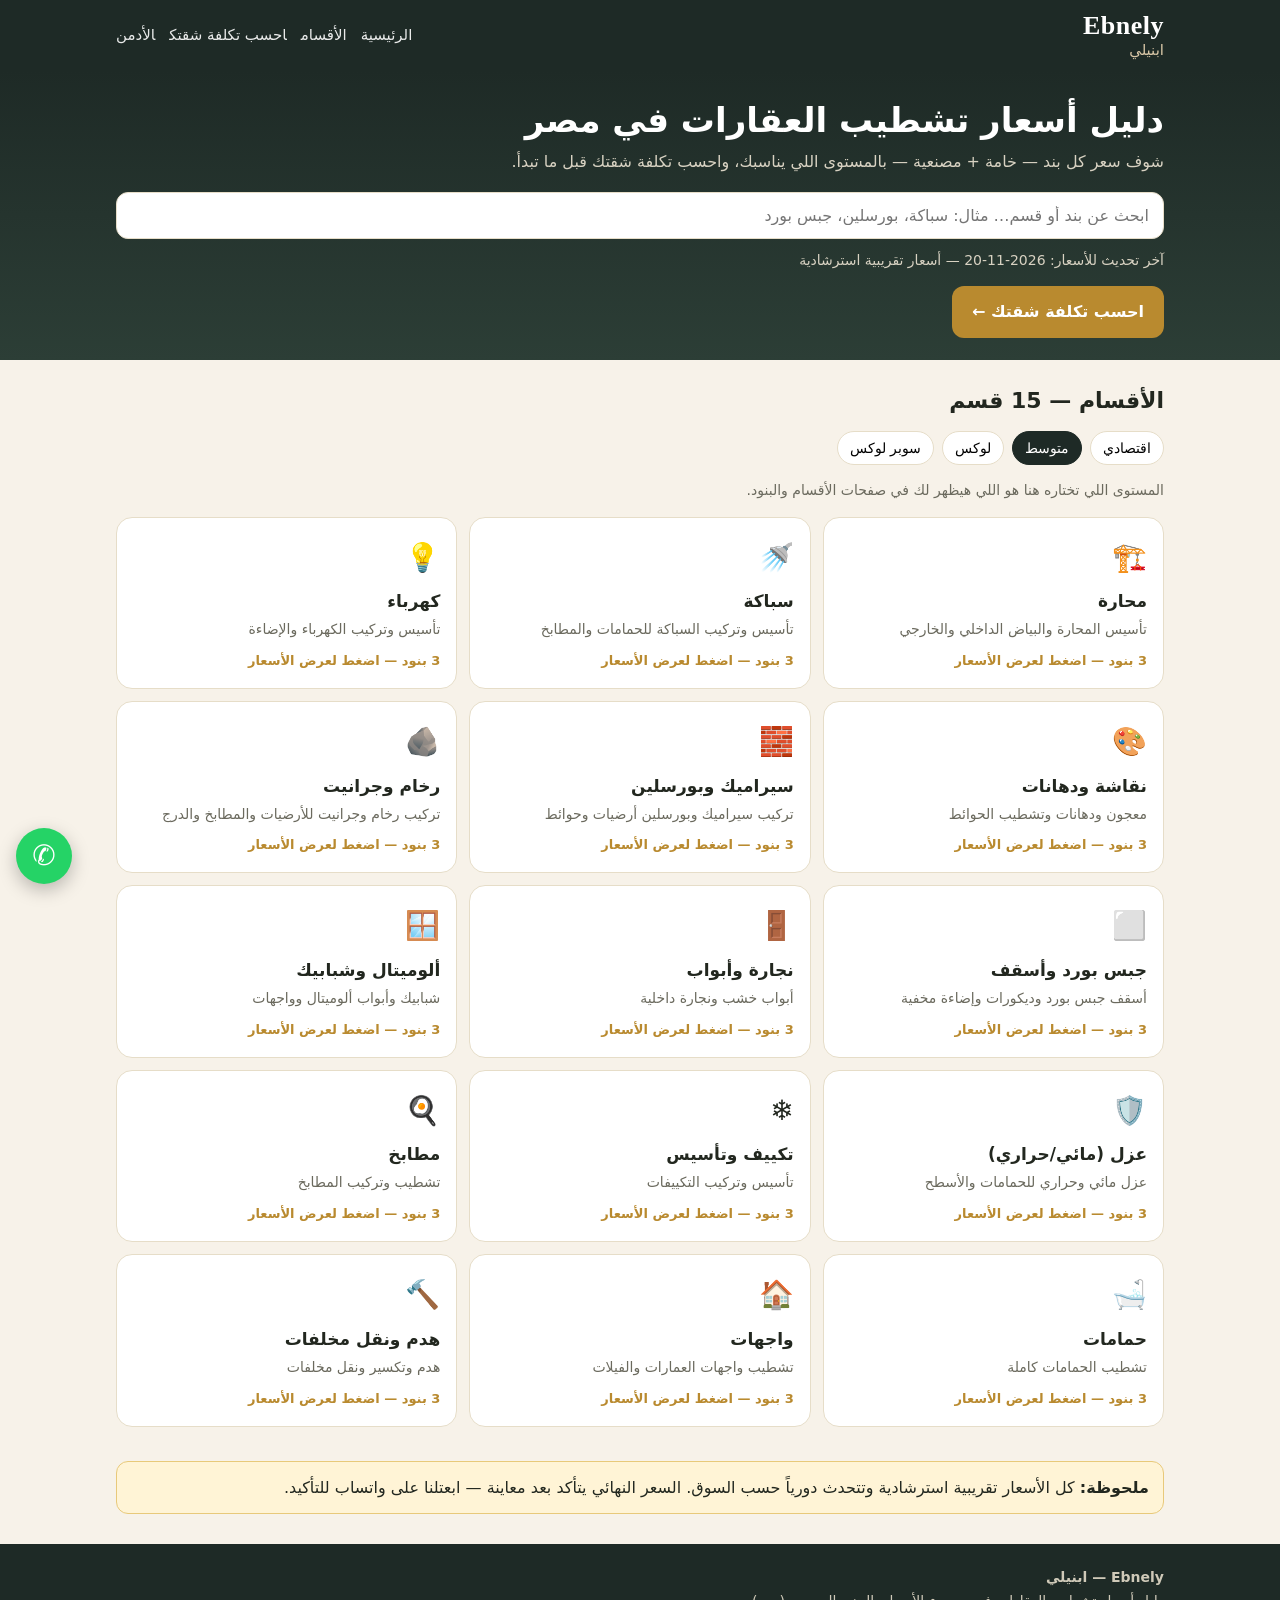
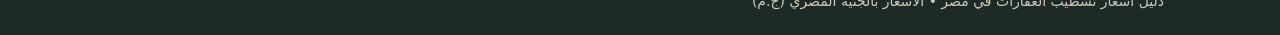
<file: index.html>
<!DOCTYPE html>
<html lang="ar" dir="rtl">
<head>
<meta charset="UTF-8">
<meta name="viewport" content="width=device-width, initial-scale=1">
<title>Ebnely | ابنيلي — دليل أسعار تشطيب العقارات في مصر</title>
<meta name="description" content="دليل أسعار تشطيب العقارات في مصر — محارة، سباكة، كهرباء، نقاشة، سيراميك، رخام، جبس بورد وأكتر. احسب تكلفة تشطيب شقتك.">
<link rel="manifest" href="manifest.json">
<meta name="theme-color" content="#1E2A26">
<link rel="stylesheet" href="css/style.css">
</head>
<body>
<header class="site"><div class="wrap">
  <a class="logo" href="index.html"><b>Ebnely</b><span>ابنيلي</span></a>
  <nav><a href="index.html">الرئيسية</a><a href="#cats">الأقسام</a><a href="calculator.html">احسب تكلفة شقتك</a><a href="admin.html">الأدمن</a></nav>
</div></header>

<section class="hero"><div class="container">
  <h1>دليل أسعار تشطيب العقارات في مصر</h1>
  <p>شوف سعر كل بند — خامة + مصنعية — بالمستوى اللي يناسبك، واحسب تكلفة شقتك قبل ما تبدأ.</p>
  <div class="search"><input id="q" type="search" placeholder="ابحث عن بند أو قسم… مثال: سباكة، بورسلين، جبس بورد"></div>
  <p class="muted" style="color:#D8D2C2;margin-top:10px" id="updatedAt"></p>
  <div style="margin-top:14px"><a class="btn" href="calculator.html">احسب تكلفة شقتك ←</a></div>
</div></section>

<main class="container">
  <section class="section">
    <h2>الأقسام — 15 قسم</h2>
    <div class="levels">
      <button data-level="economy">اقتصادي</button>
      <button data-level="medium" class="active">متوسط</button>
      <button data-level="lux">لوكس</button>
      <button data-level="super_lux">سوبر لوكس</button>
    </div>
    <p class="muted">المستوى اللي تختاره هنا هو اللي هيظهر لك في صفحات الأقسام والبنود.</p>
    <div id="cats" class="grid"></div>
  </section>
  <div class="notice"><b>ملحوظة:</b> كل الأسعار تقريبية استرشادية وتتحدث دورياً حسب السوق. السعر النهائي يتأكد بعد معاينة — ابعتلنا على واتساب للتأكيد.</div>
</main>

<a id="waFloat" class="whatsapp-float" href="#" target="_blank" aria-label="واتساب">✆</a>
<footer><div class="container"><b>Ebnely — ابنيلي</b><br>دليل أسعار تشطيب العقارات في مصر • الأسعار بالجنيه المصري (ج.م)</div></footer>
<script src="js/config.js"></script>
<script src="js/data.js"></script>
<script src="js/app.js"></script>
<script>if("serviceWorker" in navigator){navigator.serviceWorker.register("sw.js").catch(()=>{});}</script>
</body>
</html>
</file>
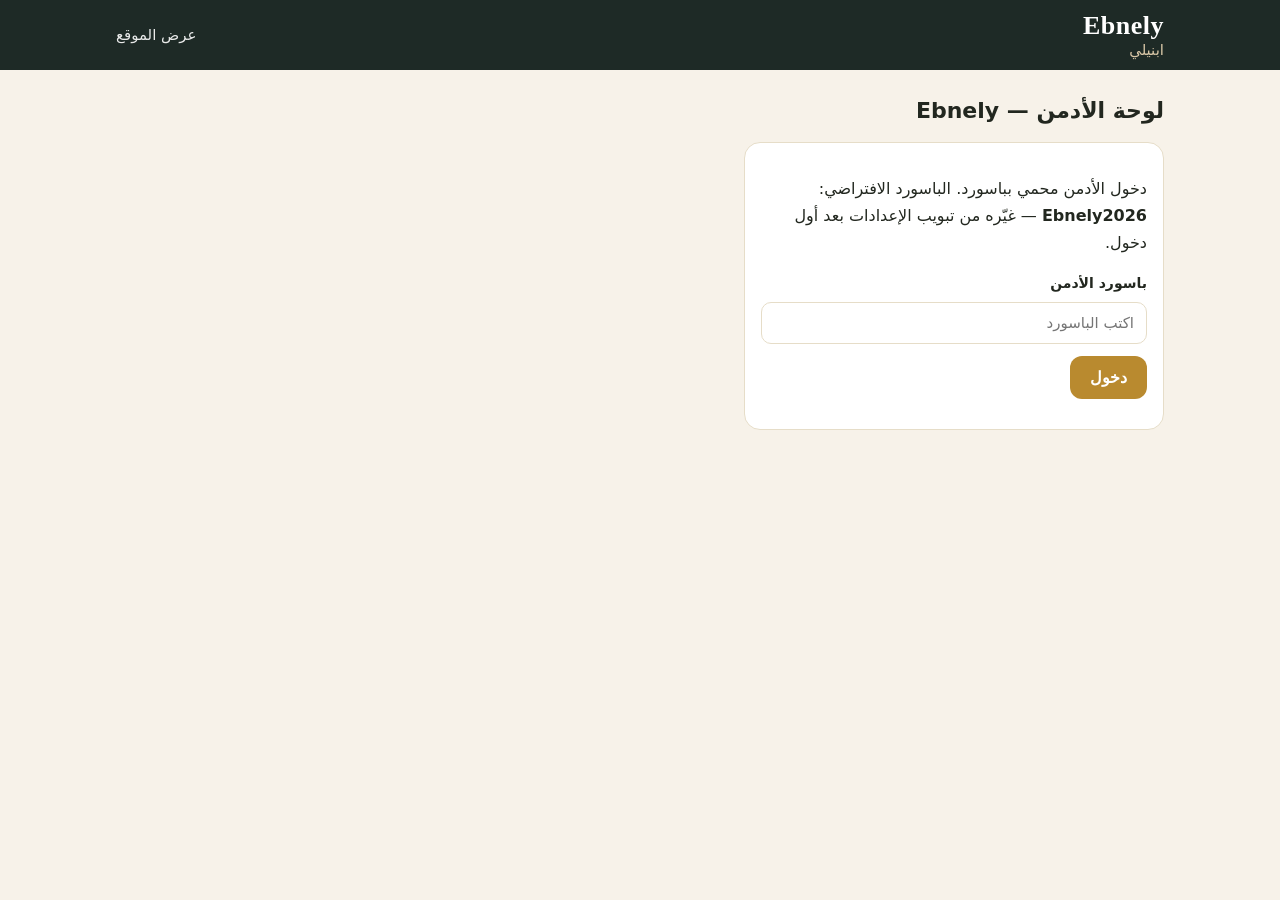
<file: admin.html>
<!DOCTYPE html>
<html lang="ar" dir="rtl">
<head>
<meta charset="UTF-8"><meta name="viewport" content="width=device-width, initial-scale=1">
<title>لوحة الأدمن — Ebnely | ابنيلي</title>
<link rel="stylesheet" href="css/style.css">
</head>
<body>
<header class="site"><div class="wrap">
  <a class="logo" href="index.html"><b>Ebnely</b><span>ابنيلي</span></a>
  <nav><a href="index.html">عرض الموقع</a></nav>
</div></header>
<main class="container"><section class="section">
  <h2>لوحة الأدمن — Ebnely</h2>

  <div id="loginBox" class="card" style="max-width:420px">
    <p>دخول الأدمن محمي بباسورد. الباسورد الافتراضي: <b>Ebnely2026</b> — غيّره من تبويب الإعدادات بعد أول دخول.</p>
    <label>باسورد الأدمن</label>
    <input id="pw" type="password" placeholder="اكتب الباسورد">
    <div style="margin-top:12px"><button class="btn" onclick="doLogin()">دخول</button></div>
    <p class="muted" id="loginErr" style="color:var(--red)"></p>
  </div>

  <div id="panel" class="hidden">
    <div class="admin-bar card"><b>أهلاً يا أدمن ✅</b> — أي تعديل بتعمله بيتحفظ في جهازك فوراً. عشان يظهر لكل الزوار دوس زرار النشر — هيرفع الأسعار على GitHub والموقع هيتحدث لوحده خلال دقيقة تقريباً.
      <div style="display:flex;gap:8px;flex-wrap:wrap;margin-top:10px">
        <button class="btn" id="publishBtn" onclick="publishAll()">☁️ انشر التعديلات للكل</button>
        <button class="btn small dark" onclick="doLogout()">خروج</button>
      </div>
      <p id="saveStatus" class="muted" style="margin:8px 0 0">لسه مفيش تعديلات في الجلسة دي.</p>
    </div>
    <div class="tabs">
      <button data-tab="items" class="active" onclick="showTab('items')">البنود والأسعار</button>
      <button data-tab="categories" onclick="showTab('categories')">الأقسام</button>
      <button data-tab="bulk" onclick="showTab('bulk')">تعديل أسعار بالجملة</button>
      <button data-tab="settings" onclick="showTab('settings')">الإعدادات</button>
      <button data-tab="requests" onclick="showTab('requests')">الطلبات</button>
    </div>

    <div id="tab-items">
      <div class="row"><div><label>القسم</label><select id="fCat"></select></div>
      <div><label>ابحث في البنود</label><input id="fQ" placeholder="مثال: بورسلين"></div></div>
      <div id="itemsList" style="margin-top:14px"></div>
      <div class="card" style="margin-top:14px"><h3 style="margin-top:0">إضافة خدمة / بند جديد</h3>
        <p class="muted">اختار القسم من فوق، اكتب اسم الخدمة وسعرها، واضغط إضافة — هتظهر فوراً في صفحة القسم للعملاء.</p>
        <div class="row"><div><label>اسم البند</label><input id="nName"></div>
        <div><label>وحدة القياس</label><select id="nUnit"><option>م²</option><option>م.ط</option><option>نقطة</option><option>قطعة</option><option>مقطوعية</option></select></div></div>
        <label>وصف قصير</label><input id="nDesc">
        <label>سعر اقتصادي إجمالي (من – إلى)</label>
        <div class="row"><div><input id="nMin" type="number" placeholder="من"></div><div><input id="nMax" type="number" placeholder="إلى"></div></div>
        <div style="margin-top:12px"><button class="btn" onclick="addItem()">إضافة البند</button></div>
        <p class="muted">باقي المستويات (متوسط/لوكس/سوبر لوكس) بتتحسب تلقائياً ×1.45 / ×2.1 / ×2.9 — وتقدر تعدّلها بعد كده من جدول البند.</p>
      </div>
    </div>

    <div id="tab-categories" class="hidden">
      <div class="card"><h3 style="margin-top:0">الأقسام — إضافة / حذف</h3>
        <div id="catsList"></div>
        <hr>
        <h3>إضافة قسم جديد</h3>
        <div class="row"><div><label>اسم القسم</label><input id="cName" placeholder="مثال: ستائر وديكور"></div>
        <div><label>أيقونة (إيموجي)</label><input id="cIcon" placeholder="مثال: 🪟"></div></div>
        <label>وصف قصير</label><input id="cDesc" placeholder="مثال: تركيب ستائر وديكورات">
        <p class="muted">صورة القسم بتترفع من موبايلك بعد الإضافة — من قائمة الأقسام فوق، مفيش لينكات.</p>
        <div style="margin-top:12px"><button class="btn" onclick="addCategory()">إضافة القسم</button></div>
        <p class="muted">بعد ما تضيف القسم، روح تبويب "البنود والأسعار" واختاره من قائمة الأقسام وضيف خدماته.</p>
      </div>
    </div>

    <div id="tab-bulk" class="hidden">
      <div class="card"><h3 style="margin-top:0">تعديل أسعار كتير مرة واحدة</h3>
        <label>القسم</label><select id="bCat"></select>
        <label>النسبة % — مثال: 10 يعني زوّد 10%، و -5 يعني قلّل 5%</label>
        <input id="bPct" type="number" value="10">
        <label>المستوى</label><select id="bLevel"><option value="all">كل المستويات</option><option value="economy">اقتصادي</option><option value="medium">متوسط</option><option value="lux">لوكس</option><option value="super_lux">سوبر لوكس</option></select>
        <div style="margin-top:12px"><button class="btn" onclick="bulkUpdate()">طبّق التعديل</button></div>
        <p class="muted" id="bulkMsg"></p>
      </div>
    </div>

    <div id="tab-settings" class="hidden">
      <div class="card"><h3 style="margin-top:0">الإعدادات</h3>
        <label>رقم الواتساب (صيغة دولية بدون + — مثال 201xxxxxxxxx)</label>
        <input id="sWa" placeholder="حط رقم الواتساب هنا">
        <label>اسم التطبيق بالعربي</label>
        <input id="sName" value="ابنيلي">
        <label>باسورد الأدمن الجديد</label>
        <input id="sPw" type="password" placeholder="سيبه فاضي لو مش عايز تغيّره">
        <div style="margin-top:12px"><button class="btn" onclick="saveSettings()">حفظ الإعدادات</button></div>
        <p class="muted" id="setMsg"></p>
        <hr>
        <h3>تصدير نسخة احتياطية</h3>
        <button class="btn dark" onclick="exportJSON()">تصدير JSON (نسخة احتياطية)</button>
        <p class="muted">الملف اللي هينزل اسمه ebnely-prices.json — نسخة احتياطية من كل الأسعار والأقسام عندك. النشر للكل بقى من زرار "انشر التعديلات للكل" اللي فوق.</p>
      </div>
    </div>

    <div id="tab-requests" class="hidden">
      <div class="card"><h3 style="margin-top:0">الطلبات اللي جاية من العملاء</h3>
      <p class="muted">الطلبات اللي تيجي من الحاسبة (لما عميل يضغط "ابعت عرض السعر واتساب") بتتسجل هنا على جهازك، وبتتبعت واتساب فوراً على رقم الأدمن.</p>
      <div id="reqList"></div></div>
    </div>
  </div>
</section></main>
<script src="js/config.js"></script><script src="js/data.js"></script><script src="js/admin.js"></script>
</body>
</html>
</file>
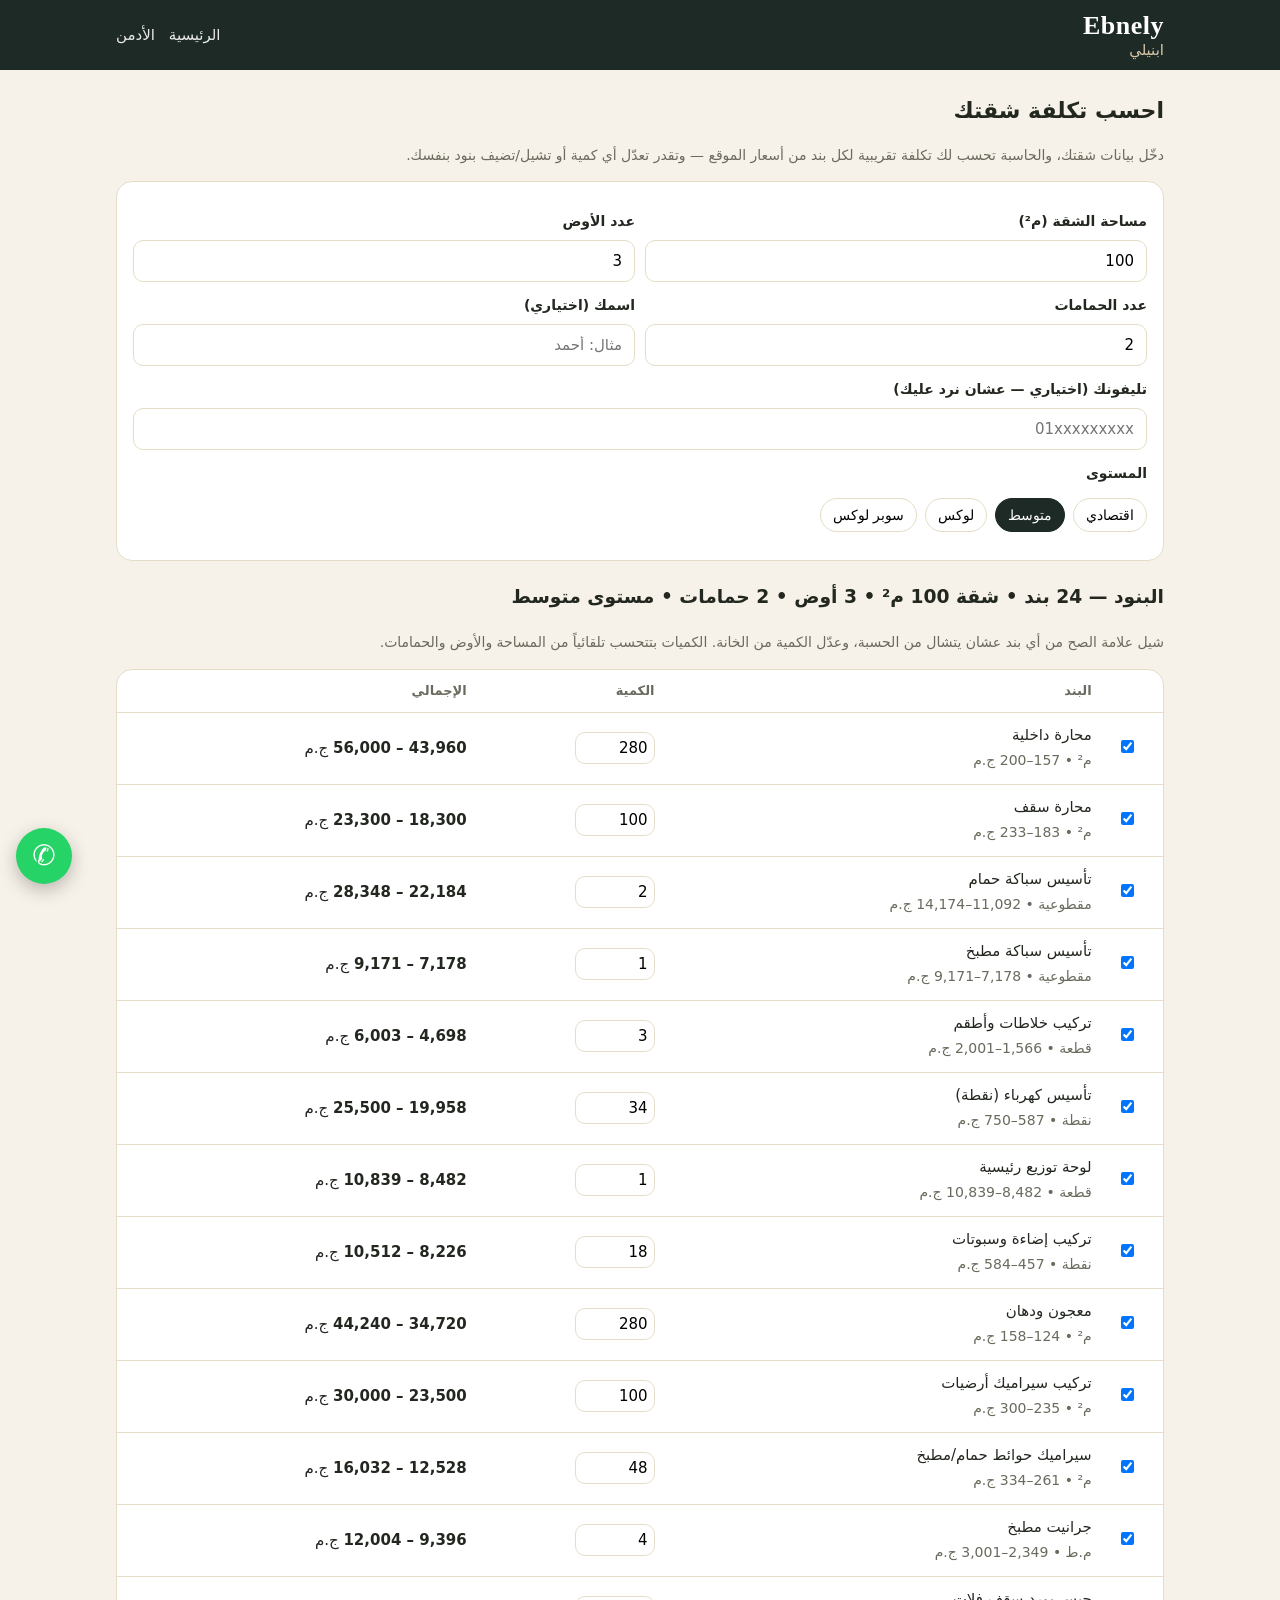
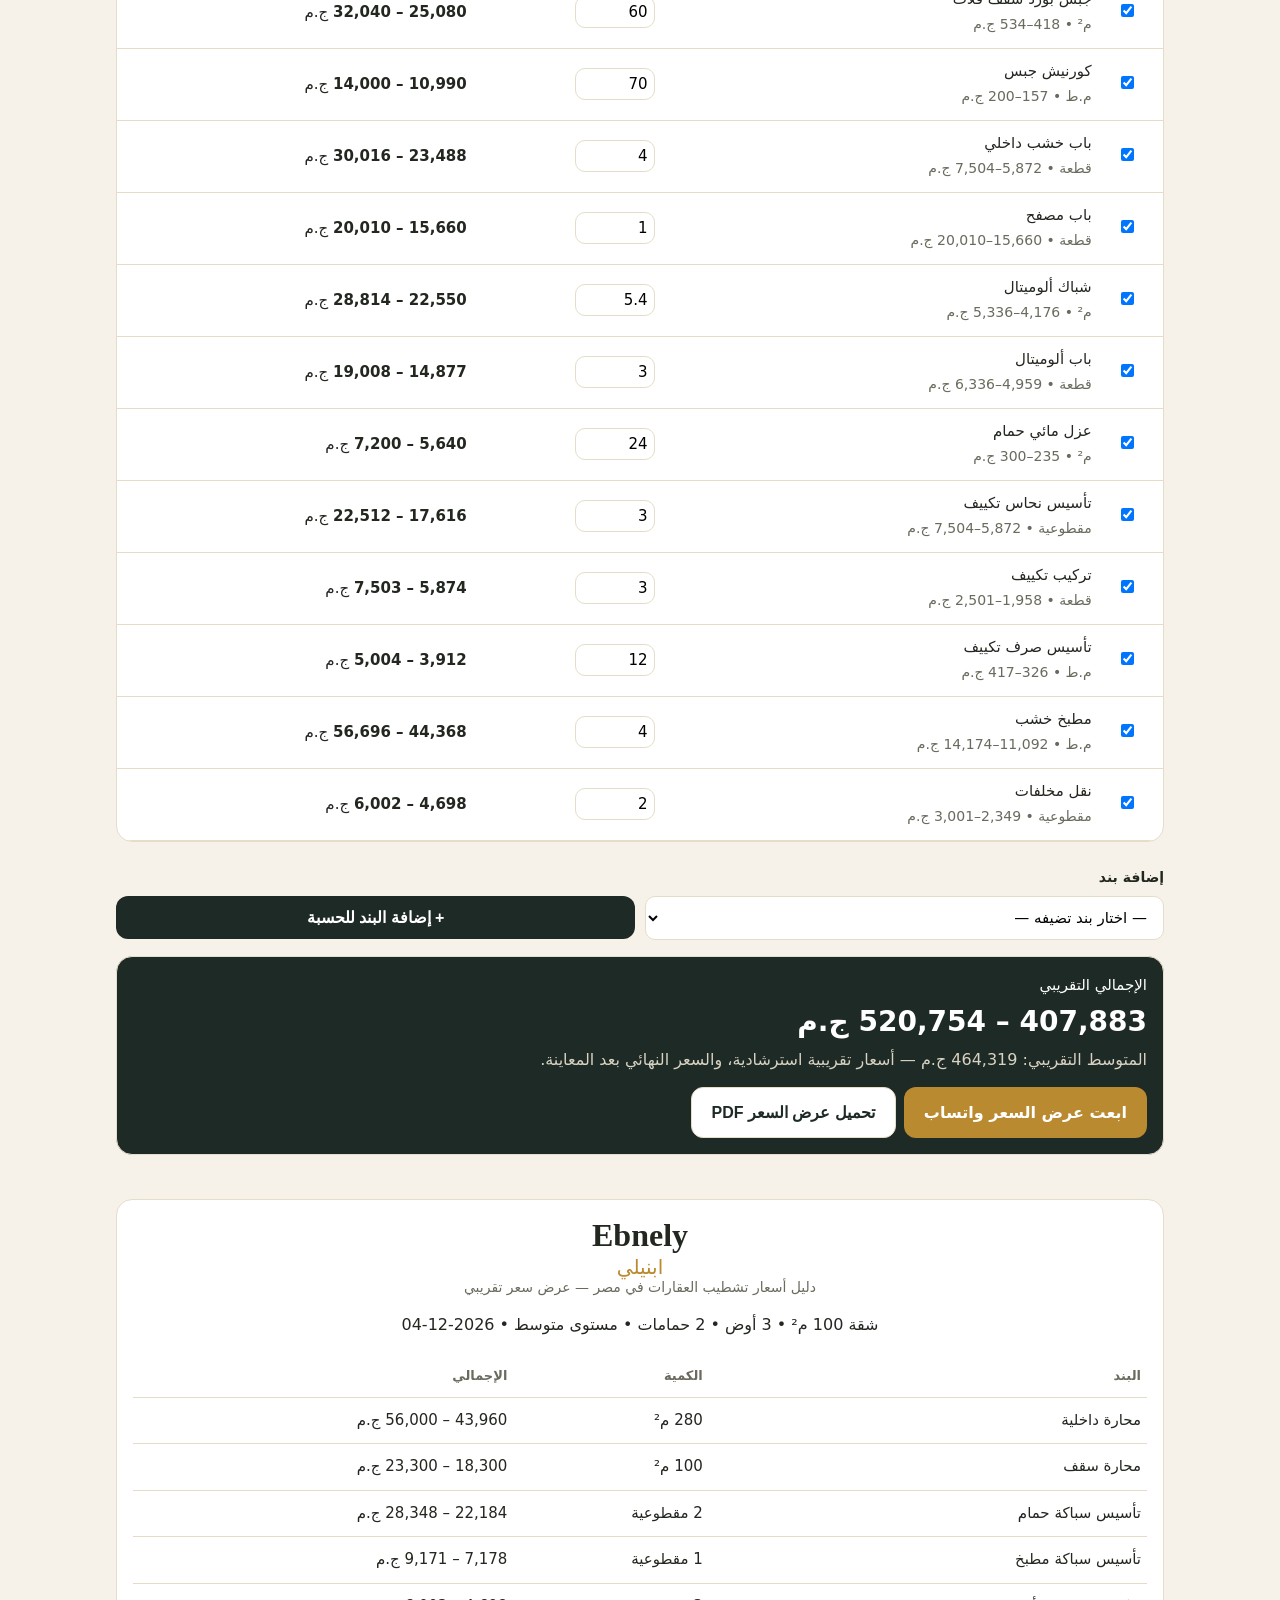
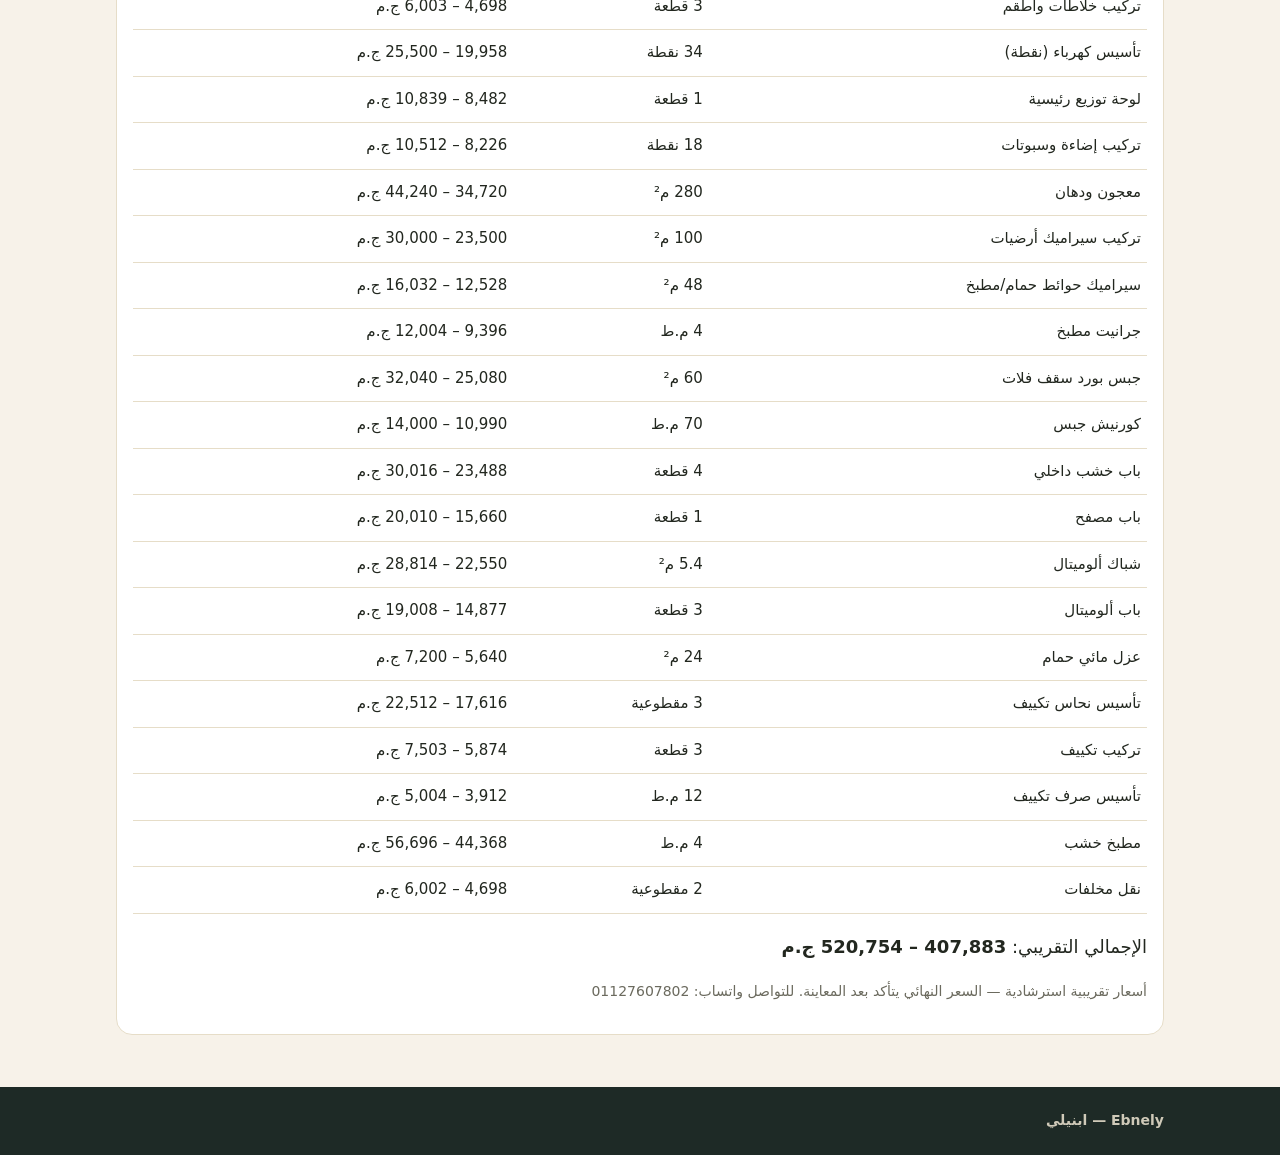
<file: calculator.html>
<!DOCTYPE html>
<html lang="ar" dir="rtl">
<head>
<meta charset="UTF-8"><meta name="viewport" content="width=device-width, initial-scale=1">
<title>احسب تكلفة شقتك — Ebnely | ابنيلي</title>
<link rel="stylesheet" href="css/style.css">
</head>
<body>
<header class="site no-print"><div class="wrap">
  <a class="logo" href="index.html"><b>Ebnely</b><span>ابنيلي</span></a>
  <nav><a href="index.html">الرئيسية</a><a href="admin.html">الأدمن</a></nav>
</div></header>

<main class="container"><section class="section no-print">
  <h2>احسب تكلفة شقتك</h2>
  <p class="muted">دخّل بيانات شقتك، والحاسبة تحسب لك تكلفة تقريبية لكل بند من أسعار الموقع — وتقدر تعدّل أي كمية أو تشيل/تضيف بنود بنفسك.</p>

  <div class="card">
    <div class="row">
      <div><label>مساحة الشقة (م²)</label><input id="cArea" type="number" min="20" value="100"></div>
      <div><label>عدد الأوض</label><input id="cRooms" type="number" min="0" value="3"></div>
    </div>
    <div class="row">
      <div><label>عدد الحمامات</label><input id="cBaths" type="number" min="1" value="2"></div>
      <div><label>اسمك (اختياري)</label><input id="cName" placeholder="مثال: أحمد"></div>
    </div>
    <label>تليفونك (اختياري — عشان نرد عليك)</label><input id="cPhone" placeholder="01xxxxxxxxx">
    <label>المستوى</label>
    <div class="levels" id="levels">
      <button data-level="economy">اقتصادي</button>
      <button data-level="medium" class="active">متوسط</button>
      <button data-level="lux">لوكس</button>
      <button data-level="super_lux">سوبر لوكس</button>
    </div>
  </div>

  <h3 style="margin-top:20px">البنود — <span id="resCount"></span> • <span id="resMeta"></span></h3>
  <p class="muted">شيل علامة الصح من أي بند عشان يتشال من الحسبة، وعدّل الكمية من الخانة. الكميات بتتحسب تلقائياً من المساحة والأوض والحمامات.</p>
  <div class="card" style="padding:0;overflow-x:auto">
    <table><tr><th></th><th>البند</th><th>الكمية</th><th>الإجمالي</th></tr><tbody id="rows"></tbody></table>
  </div>

  <div class="row" style="margin-top:12px">
    <div><label>إضافة بند</label><select id="addItem"></select></div>
    <div><label>&nbsp;</label><button class="btn dark" style="width:100%" onclick="addSelectedItem()">+ إضافة البند للحسبة</button></div>
  </div>

  <div class="card" style="margin-top:16px;background:var(--dark);color:#fff">
    <div style="font-size:15px">الإجمالي التقريبي</div>
    <div style="font-size:28px;font-weight:800"><span id="totalMin"></span> – <span id="totalMax"></span> ج.م</div>
    <div style="color:#D8D2C2">المتوسط التقريبي: <span id="totalMid"></span> ج.م — أسعار تقريبية استرشادية، والسعر النهائي بعد المعاينة.</div>
    <div style="margin-top:14px;display:flex;gap:8px;flex-wrap:wrap">
      <a class="btn" id="waBtn" target="_blank" href="#" onclick="sendWhatsApp(); return false;">ابعت عرض السعر واتساب</a>
      <button class="btn ghost" onclick="printQuote()">تحميل عرض السعر PDF</button>
    </div>
  </div>
</section>

<!-- عرض السعر للطباعة / PDF -->
<section id="quote" class="section">
  <div class="card">
    <div style="text-align:center;line-height:1.2">
      <div style="font-family:Georgia,serif;font-size:32px;font-weight:700">Ebnely</div>
      <div style="font-size:20px;color:var(--accent)">ابنيلي</div>
      <div class="muted">دليل أسعار تشطيب العقارات في مصر — عرض سعر تقريبي</div>
    </div>
    <p id="qMeta" style="text-align:center"></p>
    <table><tr><th>البند</th><th>الكمية</th><th>الإجمالي</th></tr><tbody id="qRows"></tbody></table>
    <p style="font-size:18px">الإجمالي التقريبي: <b id="qTotal"></b></p>
    <p class="muted">أسعار تقريبية استرشادية — السعر النهائي يتأكد بعد المعاينة. للتواصل واتساب: <span id="qWa"></span></p>
  </div>
</section>
</main>

<a id="waFloat" class="whatsapp-float no-print" href="#" target="_blank">✆</a>
<footer class="no-print"><div class="container"><b>Ebnely — ابنيلي</b></div></footer>
<script src="js/config.js"></script><script src="js/data.js"></script><script src="js/calculator.js"></script>
<script>document.getElementById("qWa").textContent = (window.EBNELY_CONFIG && window.EBNELY_CONFIG.whatsapp) ? ("0" + window.EBNELY_CONFIG.whatsapp.slice(2)) : "—";</script>
</body>
</html>
</file>
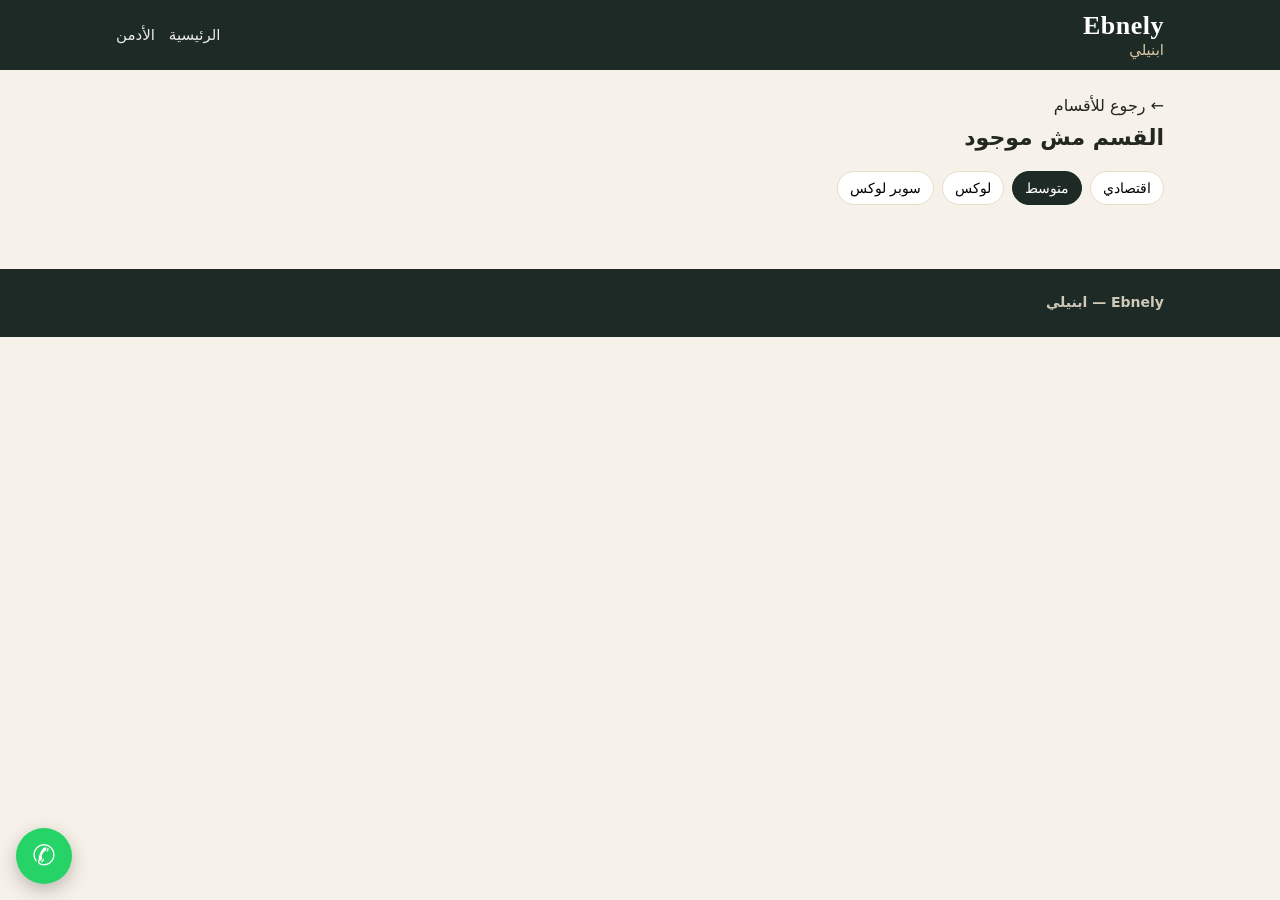
<file: category.html>
<!DOCTYPE html>
<html lang="ar" dir="rtl">
<head>
<meta charset="UTF-8"><meta name="viewport" content="width=device-width, initial-scale=1">
<title>القسم — Ebnely | ابنيلي</title>
<link rel="stylesheet" href="css/style.css">
</head>
<body>
<header class="site"><div class="wrap">
  <a class="logo" href="index.html"><b>Ebnely</b><span>ابنيلي</span></a>
  <nav><a href="index.html">الرئيسية</a><a href="admin.html">الأدمن</a></nav>
</div></header>
<main class="container"><section class="section">
  <a href="index.html">← رجوع للأقسام</a>
  <h2 id="catName">…</h2><p class="muted" id="catDesc"></p>
  <div class="levels" id="levels">
    <button data-level="economy">اقتصادي</button>
    <button data-level="medium" class="active">متوسط</button>
    <button data-level="lux">لوكس</button>
    <button data-level="super_lux">سوبر لوكس</button>
  </div>
  <div id="items" class="grid"></div>
</section></main>
<a id="waFloat" class="whatsapp-float" href="#" target="_blank">✆</a>
<footer><div class="container"><b>Ebnely — ابنيلي</b></div></footer>
<script src="js/config.js"></script><script src="js/data.js"></script>
<script>
let DATA, level = localStorage.getItem("ebnely_level") || "medium";
const catId = new URLSearchParams(location.search).get("cat");
async function init(){
  DATA = await loadData();
  const cat = DATA.categories.find(c=>c.id===catId);
  if(!cat){document.getElementById("catName").textContent="القسم مش موجود";return;}
  document.title = cat.name + " — Ebnely | ابنيلي";
  document.getElementById("catName").innerHTML = (cat.image ? `<img class="cat-img" src="${cat.image}" alt="" style="vertical-align:middle"> ` : (cat.icon||"📁")+" ") + cat.name;
  document.getElementById("catDesc").textContent = cat.description;
  document.querySelectorAll("#levels button").forEach(b=>{
    if(b.dataset.level===level) b.classList.add("active"); else b.classList.remove("active");
    b.onclick=()=>{level=b.dataset.level;localStorage.setItem("ebnely_level",level);
      document.querySelectorAll("#levels button").forEach(x=>x.classList.remove("active"));b.classList.add("active");render();};
  });
  document.getElementById("waFloat").href = waLink("سلام، عايز استفسر عن أسعار قسم "+cat.name+" من Ebnely");
  render();
}
function render(){
  const list = DATA.items.filter(i=>i.category===catId);
  document.getElementById("items").innerHTML = list.map(it=>{
    const p = it.levels[level];
    return `<a class="card" href="item.html?id=${it.id}">
      <h3 style="margin:0 0 4px">${it.name}</h3>
      <p class="muted" style="margin:0">${it.description}</p>
      <p><span class="chip">${it.unit}</span> <span class="chip">${levelLabel(level)}</span></p>
      <div class="price">${fmt(p.total_min)} – ${fmt(p.total_max)} ج.م <small>/ ${it.unit}</small></div>
      <p class="muted">خامة ${fmt(p.material_min)}–${fmt(p.material_max)} + مصنعية ${fmt(p.labor_min)}–${fmt(p.labor_max)} • آخر تحديث ${it.updated_at}</p>
    </a>`;
  }).join("");
}
document.addEventListener("DOMContentLoaded", init);
</script>
</body>
</html>
</file>
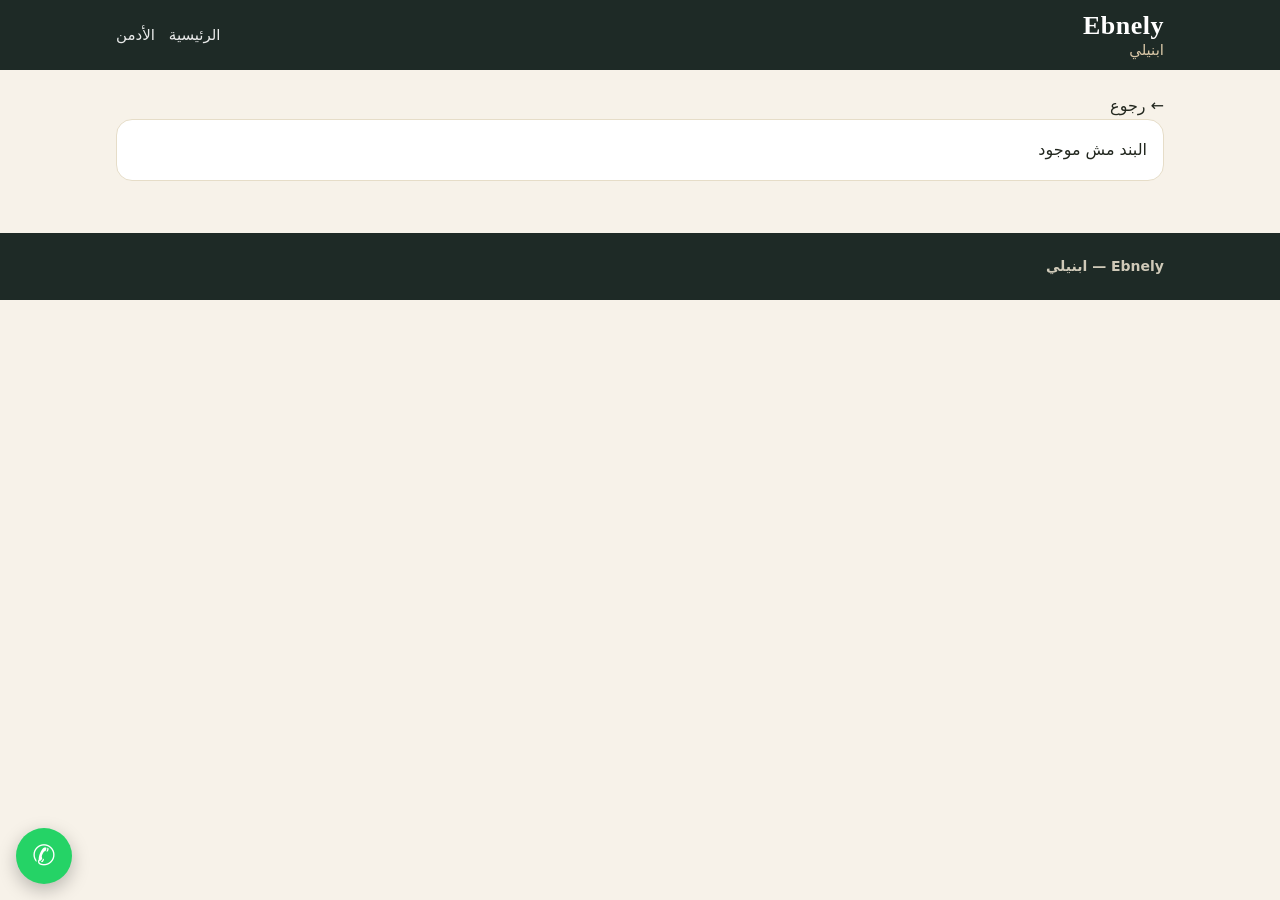
<file: item.html>
<!DOCTYPE html>
<html lang="ar" dir="rtl">
<head>
<meta charset="UTF-8"><meta name="viewport" content="width=device-width, initial-scale=1">
<title>البند — Ebnely | ابنيلي</title>
<link rel="stylesheet" href="css/style.css">
</head>
<body>
<header class="site"><div class="wrap">
  <a class="logo" href="index.html"><b>Ebnely</b><span>ابنيلي</span></a>
  <nav><a href="index.html">الرئيسية</a><a href="admin.html">الأدمن</a></nav>
</div></header>
<main class="container"><section class="section">
  <a href="index.html">← رجوع</a>
  <div id="box"></div>
</section></main>
<a id="waFloat" class="whatsapp-float" href="#" target="_blank">✆</a>
<footer><div class="container"><b>Ebnely — ابنيلي</b></div></footer>
<script src="js/config.js"></script><script src="js/data.js"></script>
<script>
async function init(){
  const DATA = await loadData();
  const id = new URLSearchParams(location.search).get("id");
  const it = DATA.items.find(i=>i.id===id);
  const box = document.getElementById("box");
  if(!it){box.innerHTML="<div class='card'>البند مش موجود</div>";return;}
  const cat = DATA.categories.find(c=>c.id===it.category);
  document.title = it.name+" — Ebnely | ابنيلي";
  const rows = Object.keys(it.levels).map(k=>{
    const p=it.levels[k];
    return `<tr><td>${levelLabel(k)}</td><td>${fmt(p.material_min)} – ${fmt(p.material_max)}</td><td>${fmt(p.labor_min)} – ${fmt(p.labor_max)}</td><td><b>${fmt(p.total_min)} – ${fmt(p.total_max)}</b></td></tr>`;
  }).join("");
  box.innerHTML = `<div class="card">
    <p class="muted" style="margin:0">${cat?cat.icon+" "+cat.name:""}</p>
    <h2 style="margin:6px 0">${it.name}</h2>
    <p>${it.description}</p>
    <p><span class="chip">وحدة القياس: ${it.unit}</span> <span class="chip">آخر تحديث: ${it.updated_at}</span></p>
    <table><tr><th>المستوى</th><th>خامة (ج.م)</th><th>مصنعية (ج.م)</th><th>الإجمالي (ج.م)</th></tr>${rows}</table>
    <p class="muted">ملاحظات: ${it.notes||"—"}</p>
    <a class="btn" id="waBtn" target="_blank" href="#">ابعت طلب على واتساب</a>
    <a class="btn ghost" href="category.html?cat=${it.category}">كل بنود ${cat?cat.name:"القسم"}</a>
  </div>`;
  const msg = `سلام، عايز استفسر عن بند "${it.name}" (${cat?cat.name:""}) من Ebnely — السعر حسب الموقع تقريباً.`;
  document.getElementById("waBtn").href = waLink(msg);
  document.getElementById("waFloat").href = waLink(msg);
}
document.addEventListener("DOMContentLoaded", init);
</script>
</body>
</html>
</file>
<file: css/style.css>
/* Ebnely — ابنيلي | Mobile-first, RTL, رملي/بيج + غامق */
:root{--bg:#F7F2E9;--card:#FFFFFF;--ink:#22271F;--muted:#6B6A5E;--dark:#1E2A26;--dark2:#2C3E36;--sand:#D9C7A7;--sand2:#EDE3CE;--accent:#B98A2F;--green:#1E7A4C;--red:#B3261E;--line:#E6DDC8;--radius:16px}
*{box-sizing:border-box}
html{scroll-behavior:smooth}
body{margin:0;font-family:system-ui,-apple-system,"Segoe UI",Tahoma,Arial,sans-serif;background:var(--bg);color:var(--ink);line-height:1.7;direction:rtl}
a{color:inherit;text-decoration:none}
img{max-width:100%;display:block}
.container{max-width:1080px;margin:0 auto;padding:0 16px}
header.site{background:var(--dark);color:#fff;position:sticky;top:0;z-index:20}
header.site .wrap{max-width:1080px;margin:0 auto;padding:12px 16px;display:flex;align-items:center;gap:12px;justify-content:space-between}
.logo{line-height:1.1}
.logo b{font-family:Georgia,serif;letter-spacing:.5px;font-size:26px;display:block}
.logo span{font-size:15px;color:var(--sand)}
nav a{color:#fff;opacity:.9;margin-inline-start:14px;font-size:15px}
nav a:hover{opacity:1;text-decoration:underline}
.hero{background:linear-gradient(180deg,var(--dark),var(--dark2));color:#fff;padding:28px 0 22px}
.hero h1{margin:0 0 6px;font-size:28px;line-height:1.3}
.hero p{margin:0;color:#D8D2C2}
.search{margin-top:16px;display:flex;gap:8px}
.search input{flex:1;padding:13px 14px;border-radius:12px;border:1px solid var(--line);font-size:16px;background:#fff}
.btn{display:inline-block;background:var(--accent);color:#fff;border:0;padding:12px 20px;border-radius:12px;font-size:16px;font-weight:700;cursor:pointer}
.btn.dark{background:var(--dark)}
.btn.ghost{background:#fff;color:var(--dark);border:1px solid var(--line)}
.btn.small{padding:8px 12px;font-size:14px}
.grid{display:grid;grid-template-columns:repeat(2,1fr);gap:12px}
@media(min-width:700px){.grid{grid-template-columns:repeat(3,1fr)}.hero h1{font-size:34px}}
.card{background:var(--card);border:1px solid var(--line);border-radius:var(--radius);padding:16px}
.cat-card{background:var(--card);border:1px solid var(--line);border-radius:var(--radius);padding:16px;display:block}
.cat-card .ico{font-size:28px}
.cat-img{width:64px;height:64px;object-fit:cover;border-radius:12px;border:1px solid var(--line)}
.cat-edit{border:1px solid var(--line);border-radius:12px;padding:12px;margin-top:10px;background:#fff}
.cat-edit img{width:72px;height:72px;object-fit:cover;border-radius:12px;border:1px solid var(--line)}
.cat-card h3{margin:6px 0 2px;font-size:17px}
.cat-card p{margin:0;color:var(--muted);font-size:14px}
.cat-card .count{margin-top:8px;font-size:13px;color:var(--accent);font-weight:700}
.section{padding:22px 0}
.section h2{margin:0 0 12px;font-size:22px}
.muted{color:var(--muted);font-size:14px}
.price{font-weight:800;font-size:18px}
.price small{font-weight:400;color:var(--muted);font-size:13px}
.chip{display:inline-block;background:var(--sand2);border:1px solid var(--line);border-radius:999px;padding:4px 10px;font-size:13px;margin:2px}
.levels{display:flex;gap:8px;flex-wrap:wrap;margin:12px 0}
.levels button{padding:8px 12px;border-radius:999px;border:1px solid var(--line);background:#fff;cursor:pointer;font-size:14px}
.levels button.active{background:var(--dark);color:#fff;border-color:var(--dark)}
table{width:100%;border-collapse:collapse;font-size:15px}
th,td{border-bottom:1px solid var(--line);padding:10px 6px;text-align:right}
th{color:var(--muted);font-size:13px}
input,select,textarea{width:100%;padding:11px 12px;border:1px solid var(--line);border-radius:10px;font-size:15px;background:#fff;font-family:inherit}
label{display:block;font-weight:700;margin:12px 0 6px;font-size:14px}
.row{display:grid;grid-template-columns:1fr 1fr;gap:10px}
@media(max-width:600px){.row{grid-template-columns:1fr}}
.whatsapp-float{position:fixed;left:16px;bottom:16px;z-index:30;background:#25D366;color:#fff;width:56px;height:56px;border-radius:50%;display:flex;align-items:center;justify-content:center;font-size:28px;box-shadow:0 6px 18px rgba(0,0,0,.25)}
footer{background:var(--dark);color:#CFC9B8;padding:22px 0;margin-top:30px;font-size:14px}
.notice{background:#FFF4D6;border:1px solid #E8C97A;border-radius:12px;padding:12px 14px;margin:12px 0}
.admin-bar{background:#FFF8E6;border-bottom:1px solid var(--line);padding:10px 0}
.tabs{display:flex;gap:8px;flex-wrap:wrap;margin:14px 0}
.tabs button{padding:9px 14px;border-radius:999px;border:1px solid var(--line);background:#fff;cursor:pointer}
.tabs button.active{background:var(--dark);color:#fff}
.hidden{display:none!important}
@media print{
  body{background:#fff}
  .no-print, header.site, footer, .whatsapp-float{display:none!important}
  .container{max-width:100%}
  #quote{display:block!important}
  .card{border:1px solid #999}
}
</file>
